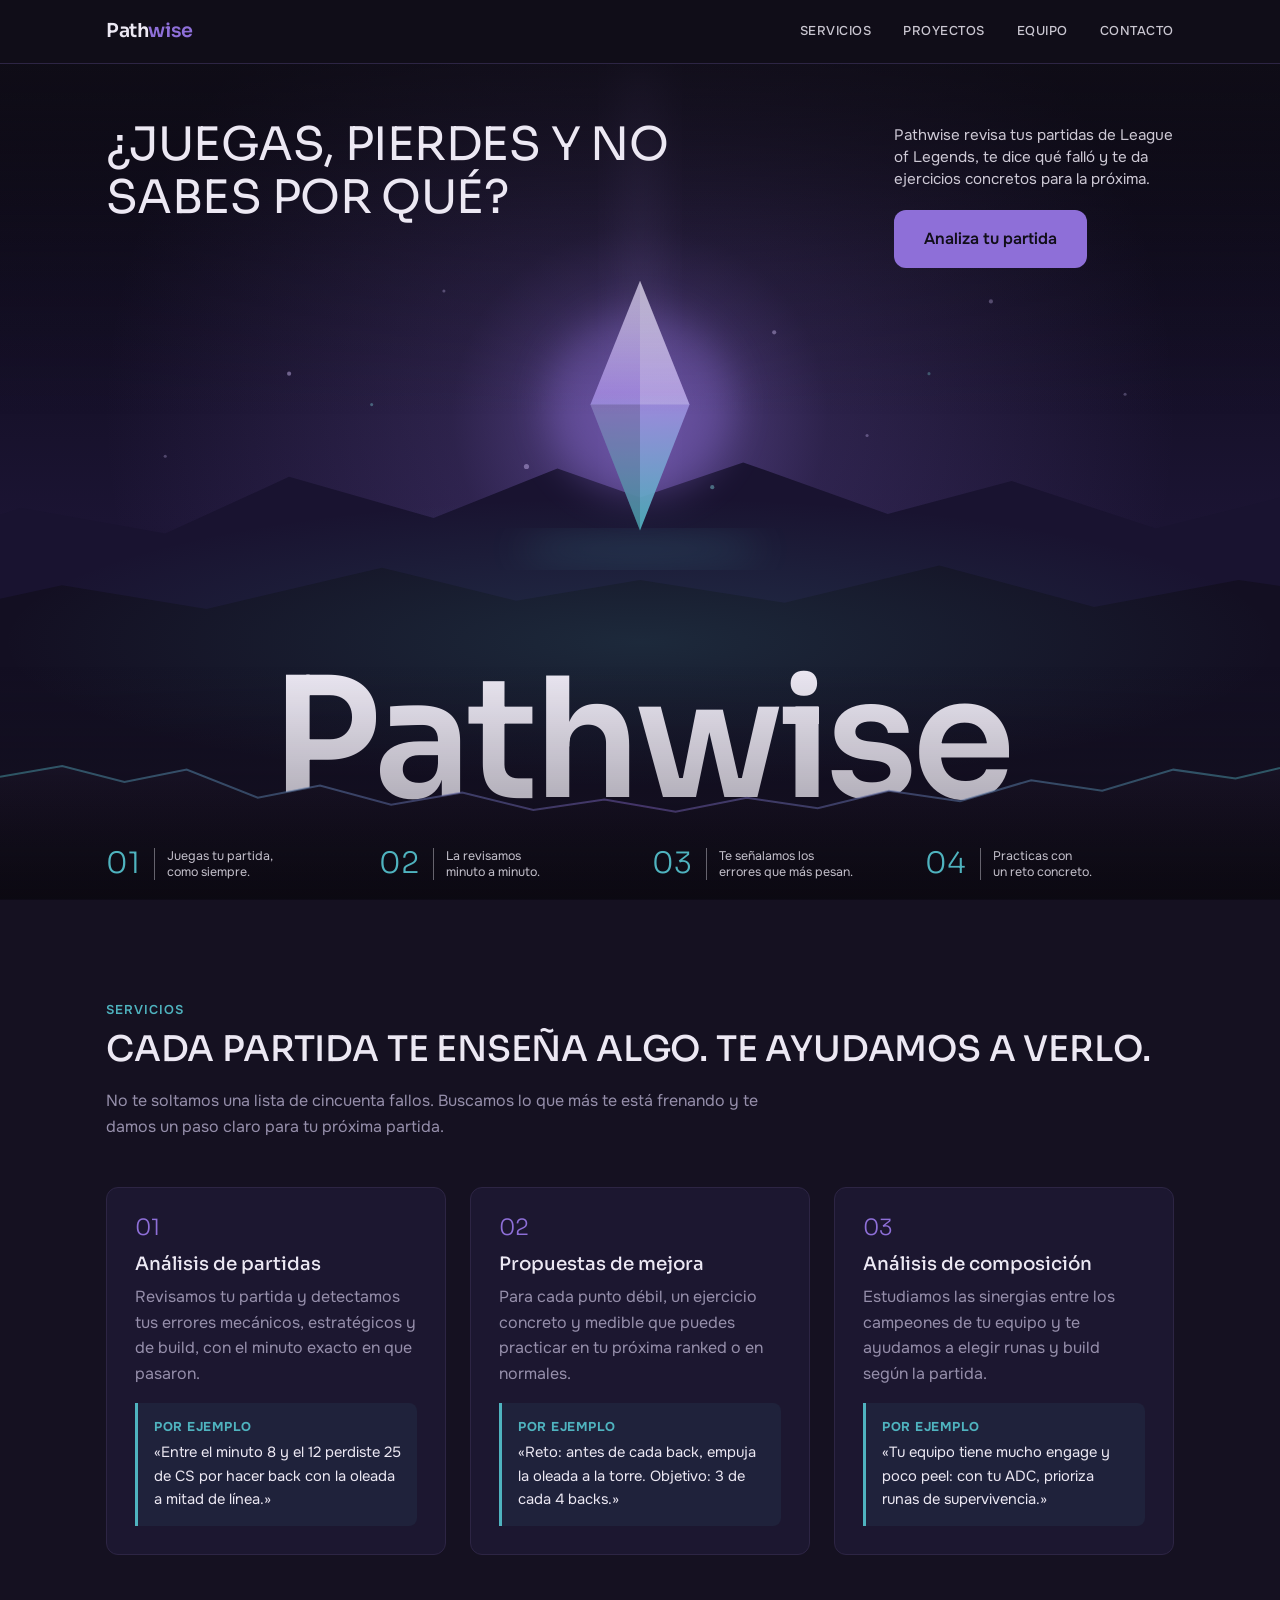
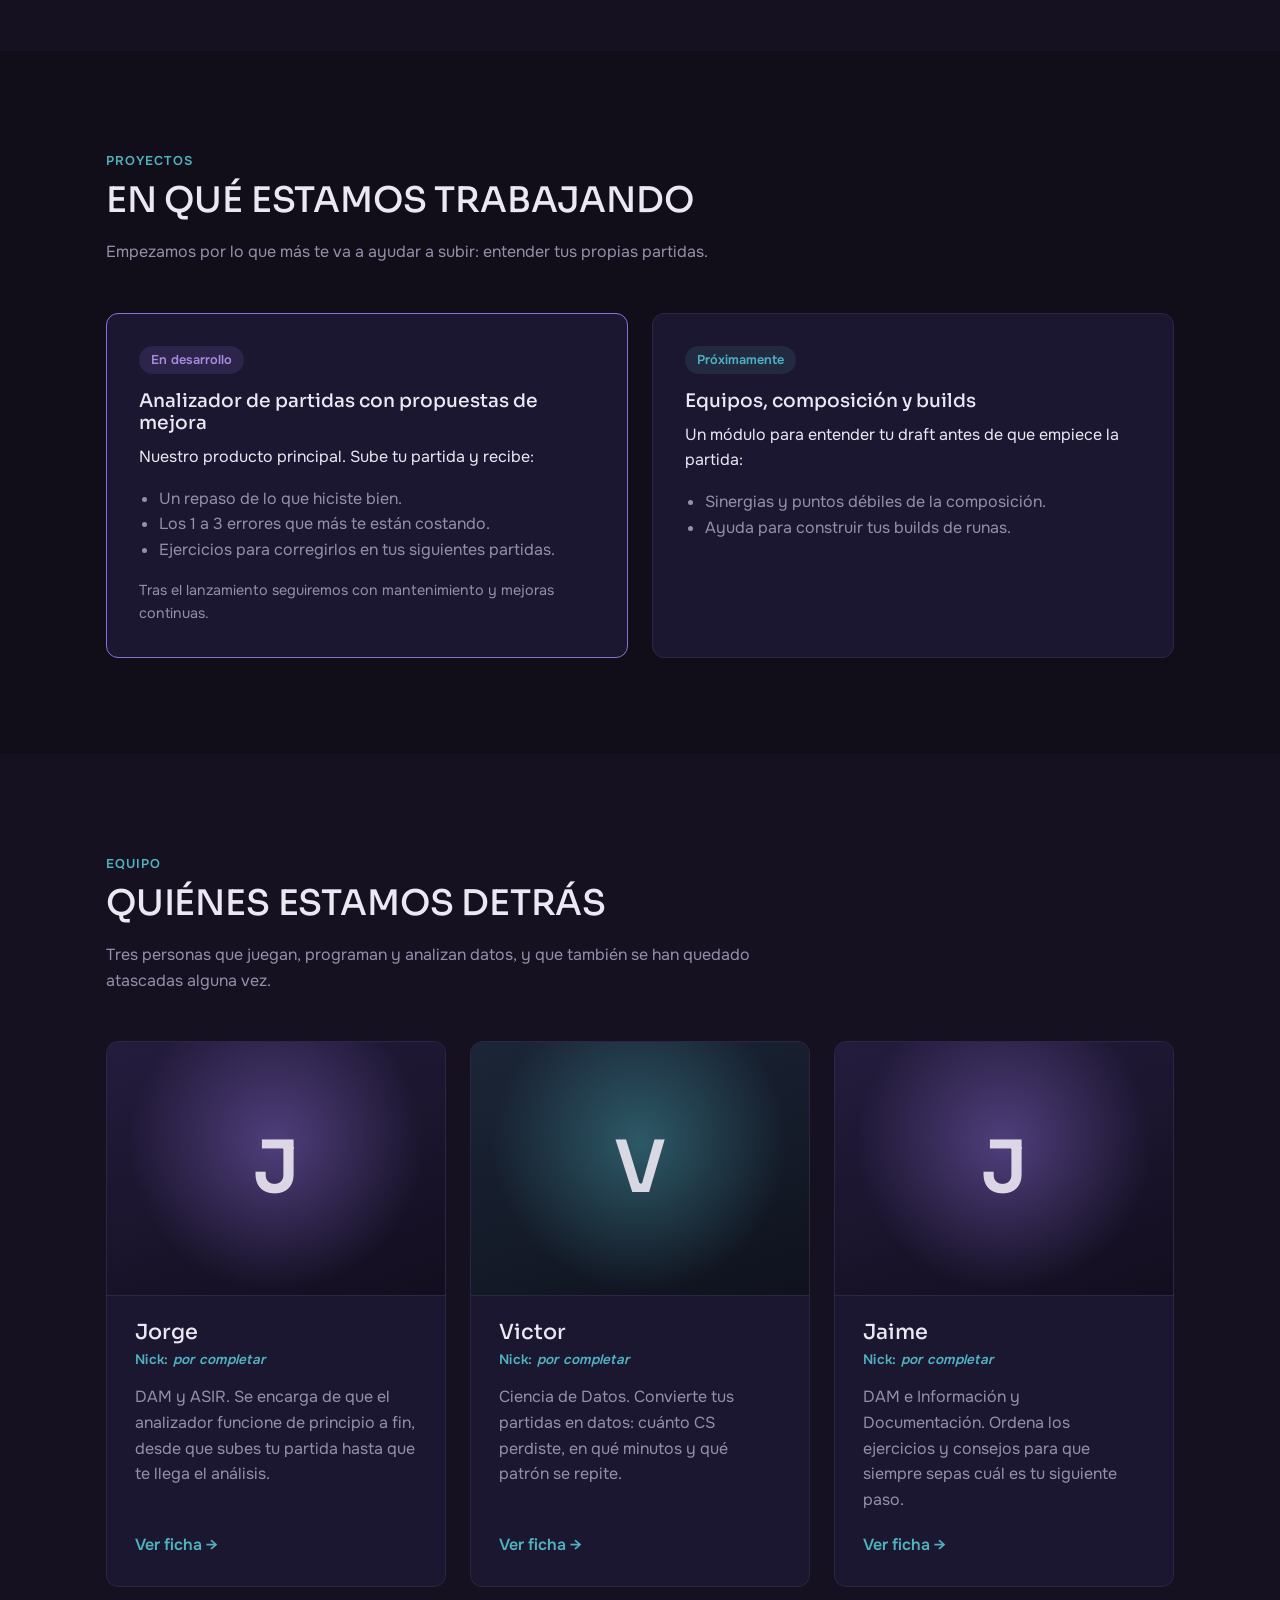
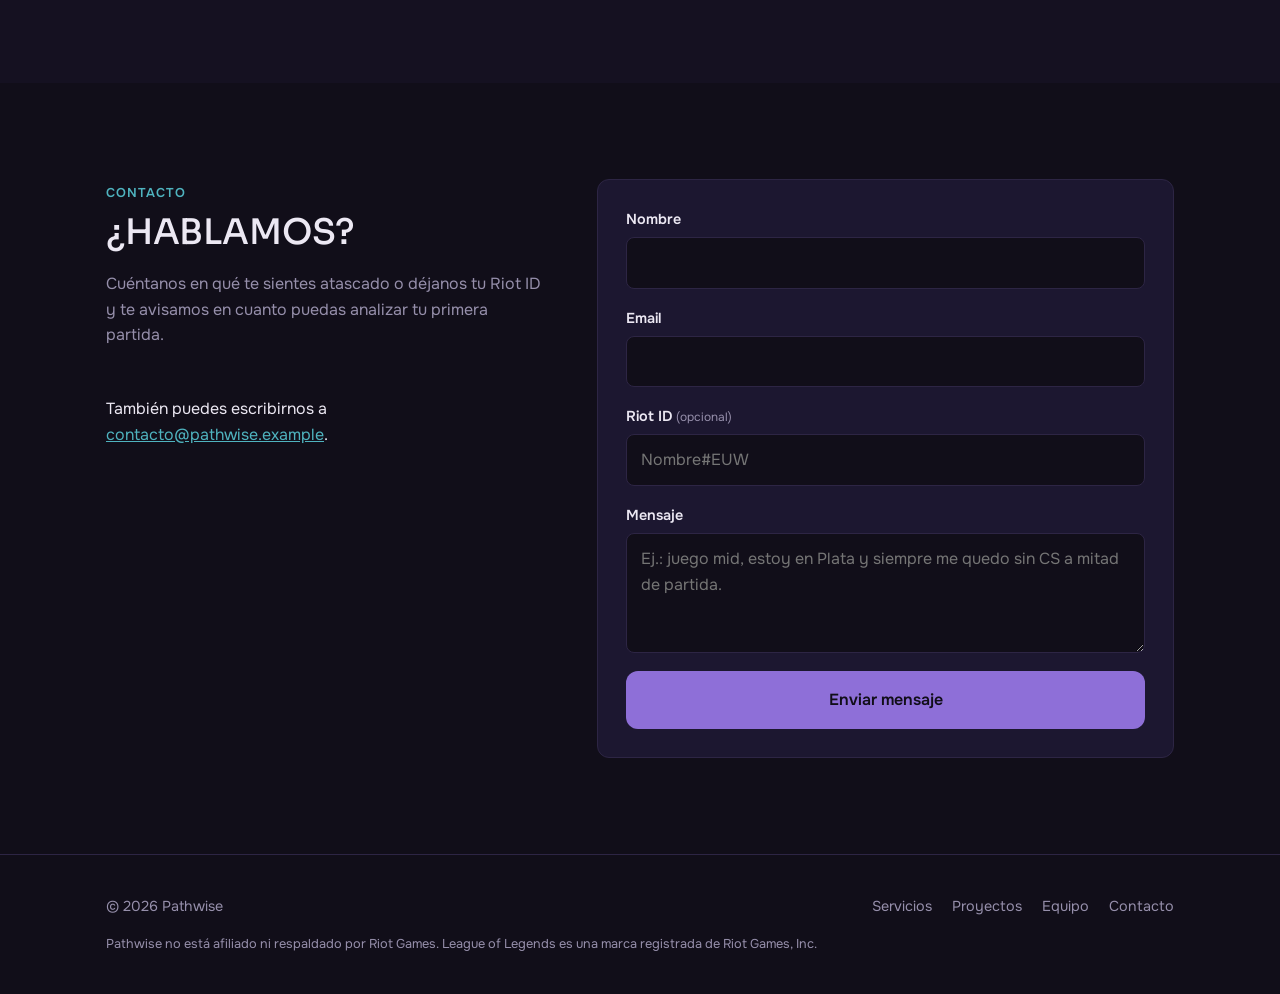
<file: index.html>
<!DOCTYPE html>
<html lang="es">
<head>
  <meta charset="UTF-8">
  <meta name="viewport" content="width=device-width, initial-scale=1.0">
  <title>Pathwise — tu coach de LoL con IA</title>
  <meta name="description" content="Pathwise revisa tus partidas de League of Legends, te dice qué falló y te da ejercicios concretos para mejorar.">
  <link rel="preconnect" href="https://fonts.googleapis.com">
  <link rel="preconnect" href="https://fonts.gstatic.com" crossorigin>
  <link href="https://fonts.googleapis.com/css2?family=Sora:wght@300..700&family=Onest:wght@400;500;600&display=swap" rel="stylesheet">
  <link rel="stylesheet" href="css/estilos.css">
  <script src="js/main.js" defer></script>
</head>
<body class="con-hero">

  <header class="nav">
    <nav class="contenedor nav__interior" aria-label="Principal">
      <a href="#inicio" class="nav__logo">Path<span>wise</span></a>
      <ul class="nav__enlaces">
        <li><a href="#servicios">Servicios</a></li>
        <li><a href="#proyectos">Proyectos</a></li>
        <li><a href="#equipo">Equipo</a></li>
        <li><a href="#contacto">Contacto</a></li>
      </ul>
    </nav>
  </header>

  <main>

    <!-- ===== Inicio ===== -->
    <section id="inicio" class="hero-cine" aria-labelledby="titulo-inicio">

      <!-- Capa 1: escena (un valle nocturno con un nexo de cristal al fondo) -->
      <div class="capa capa-escena" aria-hidden="true">
        <svg class="escena" viewBox="0 0 1440 810" preserveAspectRatio="xMidYMid slice">
          <defs>
            <linearGradient id="cielo" x1="0" y1="0" x2="0" y2="1">
              <stop offset="0" stop-color="#0A0812"/>
              <stop offset=".55" stop-color="#1B1433"/>
              <stop offset="1" stop-color="#110E19"/>
            </linearGradient>
            <radialGradient id="halo" cx="720" cy="340" r="520" gradientUnits="userSpaceOnUse">
              <stop offset="0" stop-color="#8E6FD8" stop-opacity=".55"/>
              <stop offset=".35" stop-color="#8E6FD8" stop-opacity=".18"/>
              <stop offset="1" stop-color="#8E6FD8" stop-opacity="0"/>
            </radialGradient>
            <radialGradient id="suelo">
              <stop offset="0" stop-color="#4FB3BF" stop-opacity=".16"/>
              <stop offset="1" stop-color="#4FB3BF" stop-opacity="0"/>
            </radialGradient>
            <linearGradient id="cristal" x1="0" y1="0" x2="0" y2="1">
              <stop offset="0" stop-color="#E4DAFA"/>
              <stop offset=".45" stop-color="#A58BE2"/>
              <stop offset="1" stop-color="#4FB3BF"/>
            </linearGradient>
            <filter id="desenfoque" x="-50%" y="-50%" width="200%" height="200%">
              <feGaussianBlur stdDeviation="18"/>
            </filter>
          </defs>

          <rect width="1440" height="810" fill="url(#cielo)"/>
          <rect width="1440" height="810" fill="url(#halo)"/>

          <!-- Haz de luz vertical -->
          <rect x="700" y="0" width="40" height="420" fill="#A58BE2" opacity=".12" filter="url(#desenfoque)"/>

          <!-- Cordilleras -->
          <path d="M0 470 L120 430 L260 455 L380 400 L520 440 L640 392 L720 420 L820 386 L960 436 L1080 404 L1220 450 L1340 420 L1440 446 V810 H0Z" fill="#191330"/>
          <path d="M0 540 L160 505 L300 528 L470 488 L600 520 L720 500 L860 522 L1010 486 L1160 526 L1300 500 L1440 520 V810 H0Z" fill="#130F22"/>
          <ellipse cx="720" cy="560" rx="620" ry="140" fill="url(#suelo)"/>

          <!-- Nexo de cristal -->
          <g class="escena__nexo">
            <circle cx="720" cy="330" r="90" fill="#8E6FD8" opacity=".35" filter="url(#desenfoque)"/>
            <polygon points="720,210 768,330 720,452 672,330" fill="url(#cristal)" opacity=".92"/>
            <polygon points="720,210 768,330 720,330" fill="#FFFFFF" opacity=".22"/>
            <polygon points="720,330 672,330 720,452" fill="#110E19" opacity=".18"/>
            <ellipse cx="720" cy="470" rx="120" ry="10" fill="#4FB3BF" opacity=".25" filter="url(#desenfoque)"/>
          </g>

          <!-- Motas de luz -->
          <g fill="#C9B8F0">
            <circle class="escena__mota" cx="380" cy="300" r="2" opacity=".5"/>
            <circle class="escena__mota" cx="530" cy="220" r="1.5" opacity=".4"/>
            <circle class="escena__mota" cx="610" cy="390" r="2.5" opacity=".45"/>
            <circle class="escena__mota" cx="850" cy="260" r="2" opacity=".5"/>
            <circle class="escena__mota" cx="940" cy="360" r="1.5" opacity=".35"/>
            <circle class="escena__mota" cx="1060" cy="230" r="2" opacity=".4"/>
            <circle class="escena__mota" cx="1190" cy="320" r="1.5" opacity=".3"/>
            <circle class="escena__mota" cx="260" cy="380" r="1.5" opacity=".3"/>
          </g>
          <g fill="#7FD0D8">
            <circle class="escena__mota" cx="460" cy="330" r="1.5" opacity=".4"/>
            <circle class="escena__mota" cx="790" cy="410" r="2" opacity=".45"/>
            <circle class="escena__mota" cx="1000" cy="300" r="1.5" opacity=".35"/>
          </g>
        </svg>
      </div>

      <!-- Capa 2: palabra gigante, detrás de los montes -->
      <div class="capa capa-palabra" aria-hidden="true">
        <p class="palabra"><span style="--d:0ms">P</span><span style="--d:100ms">a</span><span style="--d:270ms">t</span><span style="--d:240ms">h</span><span style="--d:200ms">w</span><span style="--d:370ms">i</span><span style="--d:150ms">s</span><span style="--d:320ms">e</span></p>
      </div>

      <!-- Capa 3: cordillera continua en primer plano, tapa el pie de la palabra -->
      <div class="capa capa-monte" aria-hidden="true">
        <svg class="monte" viewBox="0 0 1440 200" preserveAspectRatio="none">
          <defs>
            <linearGradient id="roca" x1="0" y1="0" x2="0" y2="1">
              <stop offset="0" stop-color="#1A1428"/>
              <stop offset="1" stop-color="#08060D"/>
            </linearGradient>
            <linearGradient id="borde-monte" x1="0" y1="0" x2="1" y2="0">
              <stop offset="0" stop-color="#4FB3BF"/>
              <stop offset=".5" stop-color="#8E6FD8"/>
              <stop offset="1" stop-color="#4FB3BF"/>
            </linearGradient>
          </defs>
          <path d="M0 60 L70 48 L140 66 L210 52 L290 84 L360 70 L440 92 L520 78 L600 98 L680 86 L760 100 L840 84 L920 96 L1000 76 L1080 88 L1160 64 L1240 76 L1320 52 L1390 62 L1440 50 L1440 200 L0 200Z" fill="url(#roca)"/>
          <path d="M0 60 L70 48 L140 66 L210 52 L290 84 L360 70 L440 92 L520 78 L600 98 L680 86 L760 100 L840 84 L920 96 L1000 76 L1080 88 L1160 64 L1240 76 L1320 52 L1390 62 L1440 50" fill="none" stroke="url(#borde-monte)" stroke-opacity=".55" stroke-width="2" vector-effect="non-scaling-stroke"/>
        </svg>
      </div>

      <!-- Capa 4: sombra para la legibilidad -->
      <div class="capa capa-sombra" aria-hidden="true"></div>

      <!-- Capa 5: interfaz -->
      <div class="contenedor hero-cine__ui">
        <div class="hero-cine__cabecera">
          <h1 id="titulo-inicio" class="hero-cine__titulo"><span class="desliza desliza--abajo">¿Juegas, pierdes y no sabes por qué?</span></h1>
          <div class="hero-cine__lado">
            <p class="hero-cine__subtitulo"><span class="desliza desliza--arriba">Pathwise revisa tus partidas de League of Legends, te dice qué falló y te da ejercicios concretos para la próxima.</span></p>
            <a href="#contacto" class="boton boton--principal hero-cine__cta">Analiza tu partida</a>
          </div>
        </div>

        <ol class="pasos" aria-label="Cómo funciona">
          <li class="paso"><div class="paso__fila"><span class="paso__num">01</span><span class="paso__texto">Juegas tu partida,<br>como siempre.</span></div></li>
          <li class="paso"><div class="paso__fila"><span class="paso__num">02</span><span class="paso__texto">La revisamos<br>minuto a minuto.</span></div></li>
          <li class="paso"><div class="paso__fila"><span class="paso__num">03</span><span class="paso__texto">Te señalamos los<br>errores que más pesan.</span></div></li>
          <li class="paso"><div class="paso__fila"><span class="paso__num">04</span><span class="paso__texto">Practicas con<br>un reto concreto.</span></div></li>
        </ol>
      </div>
    </section>

    <!-- ===== Servicios ===== -->
    <section id="servicios" class="seccion seccion--alterna">
      <div class="contenedor">
        <span class="etiqueta-seccion">Servicios</span>
        <h2 class="seccion__titulo">Cada partida te enseña algo. Te ayudamos a verlo.</h2>
        <p class="seccion__intro">No te soltamos una lista de cincuenta fallos. Buscamos lo que más te está frenando y te damos un paso claro para tu próxima partida.</p>

        <div class="rejilla rejilla--3">
          <article class="tarjeta">
            <div class="tarjeta__numero">01</div>
            <h3>Análisis de partidas</h3>
            <p>Revisamos tu partida y detectamos tus errores mecánicos, estratégicos y de build, con el minuto exacto en que pasaron.</p>
            <div class="ejemplo">
              <strong>Por ejemplo</strong>
              «Entre el minuto 8 y el 12 perdiste 25 de CS por hacer back con la oleada a mitad de línea.»
            </div>
          </article>

          <article class="tarjeta">
            <div class="tarjeta__numero">02</div>
            <h3>Propuestas de mejora</h3>
            <p>Para cada punto débil, un ejercicio concreto y medible que puedes practicar en tu próxima ranked o en normales.</p>
            <div class="ejemplo">
              <strong>Por ejemplo</strong>
              «Reto: antes de cada back, empuja la oleada a la torre. Objetivo: 3 de cada 4 backs.»
            </div>
          </article>

          <article class="tarjeta">
            <div class="tarjeta__numero">03</div>
            <h3>Análisis de composición</h3>
            <p>Estudiamos las sinergias entre los campeones de tu equipo y te ayudamos a elegir runas y build según la partida.</p>
            <div class="ejemplo">
              <strong>Por ejemplo</strong>
              «Tu equipo tiene mucho engage y poco peel: con tu ADC, prioriza runas de supervivencia.»
            </div>
          </article>
        </div>
      </div>
    </section>

    <!-- ===== Proyectos ===== -->
    <section id="proyectos" class="seccion">
      <div class="contenedor">
        <span class="etiqueta-seccion">Proyectos</span>
        <h2 class="seccion__titulo">En qué estamos trabajando</h2>
        <p class="seccion__intro">Empezamos por lo que más te va a ayudar a subir: entender tus propias partidas.</p>

        <div class="rejilla rejilla--2">
          <article class="proyecto proyecto--destacado">
            <span class="estado estado--desarrollo">En desarrollo</span>
            <h3>Analizador de partidas con propuestas de mejora</h3>
            <p>Nuestro producto principal. Sube tu partida y recibe:</p>
            <ul>
              <li>Un repaso de lo que hiciste bien.</li>
              <li>Los 1 a 3 errores que más te están costando.</li>
              <li>Ejercicios para corregirlos en tus siguientes partidas.</li>
            </ul>
            <p class="proyecto__nota">Tras el lanzamiento seguiremos con mantenimiento y mejoras continuas.</p>
          </article>

          <article class="proyecto">
            <span class="estado estado--proximo">Próximamente</span>
            <h3>Equipos, composición y builds</h3>
            <p>Un módulo para entender tu draft antes de que empiece la partida:</p>
            <ul>
              <li>Sinergias y puntos débiles de la composición.</li>
              <li>Ayuda para construir tus builds de runas.</li>
            </ul>
          </article>
        </div>
      </div>
    </section>

    <!-- ===== Equipo ===== -->
    <section id="equipo" class="seccion seccion--alterna">
      <div class="contenedor">
        <span class="etiqueta-seccion">Equipo</span>
        <h2 class="seccion__titulo">Quiénes estamos detrás</h2>
        <p class="seccion__intro">Tres personas que juegan, programan y analizan datos, y que también se han quedado atascadas alguna vez.</p>

        <div class="rejilla rejilla--3">
          <!-- Cada tarjeta: 1) foto, 2) nombre + nick de LoL, 3) descripción.
               Para poner la foto real, sustituye el <span> de .miembro__foto por:
               <img src="img/equipo/jorge.jpg" alt="Foto de Jorge"> -->
          <article class="miembro">
            <div class="miembro__foto">
              <span class="miembro__inicial" aria-hidden="true">J</span>
            </div>
            <div class="miembro__cuerpo">
              <h3 class="miembro__nombre">Jorge</h3>
              <!-- TODO: nick de LoL -->
              <p class="miembro__nick">Nick: <span class="pendiente">por completar</span></p>
              <p class="miembro__descripcion">DAM y ASIR. Se encarga de que el analizador funcione de principio a fin, desde que subes tu partida hasta que te llega el análisis.</p>
              <a href="equipo/jorge.html" class="enlace-ficha">Ver ficha →</a>
            </div>
          </article>

          <article class="miembro">
            <div class="miembro__foto miembro__foto--acento">
              <span class="miembro__inicial" aria-hidden="true">V</span>
            </div>
            <div class="miembro__cuerpo">
              <h3 class="miembro__nombre">Victor</h3>
              <!-- TODO: nick de LoL -->
              <p class="miembro__nick">Nick: <span class="pendiente">por completar</span></p>
              <p class="miembro__descripcion">Ciencia de Datos. Convierte tus partidas en datos: cuánto CS perdiste, en qué minutos y qué patrón se repite.</p>
              <a href="equipo/victor.html" class="enlace-ficha">Ver ficha →</a>
            </div>
          </article>

          <article class="miembro">
            <div class="miembro__foto">
              <span class="miembro__inicial" aria-hidden="true">J</span>
            </div>
            <div class="miembro__cuerpo">
              <h3 class="miembro__nombre">Jaime</h3>
              <!-- TODO: nick de LoL -->
              <p class="miembro__nick">Nick: <span class="pendiente">por completar</span></p>
              <p class="miembro__descripcion">DAM e Información y Documentación. Ordena los ejercicios y consejos para que siempre sepas cuál es tu siguiente paso.</p>
              <a href="equipo/jaime.html" class="enlace-ficha">Ver ficha →</a>
            </div>
          </article>
        </div>
      </div>
    </section>

    <!-- ===== Contacto ===== -->
    <section id="contacto" class="seccion">
      <div class="contenedor contacto">
        <div>
          <span class="etiqueta-seccion">Contacto</span>
          <h2 class="seccion__titulo">¿Hablamos?</h2>
          <p class="seccion__intro">Cuéntanos en qué te sientes atascado o déjanos tu Riot ID y te avisamos en cuanto puedas analizar tu primera partida.</p>
          <!-- TODO: sustituir por el email real de Pathwise -->
          <p>También puedes escribirnos a <a href="mailto:contacto@pathwise.example">contacto@pathwise.example</a>.</p>
        </div>

        <!-- Sin backend: el formulario abre el cliente de correo. TODO: cambiar el email -->
        <form class="formulario" action="mailto:contacto@pathwise.example" method="post" enctype="text/plain">
          <div class="campo">
            <label for="nombre">Nombre</label>
            <input type="text" id="nombre" name="nombre" autocomplete="name" required>
            <span class="campo__error">Dinos cómo te llamas.</span>
          </div>

          <div class="campo">
            <label for="email">Email</label>
            <input type="email" id="email" name="email" autocomplete="email" required>
            <span class="campo__error">Revisa el email, parece que le falta algo.</span>
          </div>

          <div class="campo">
            <label for="riot-id">Riot ID <small>(opcional)</small></label>
            <input type="text" id="riot-id" name="riot_id" placeholder="Nombre#EUW">
          </div>

          <div class="campo">
            <label for="mensaje">Mensaje</label>
            <textarea id="mensaje" name="mensaje" placeholder="Ej.: juego mid, estoy en Plata y siempre me quedo sin CS a mitad de partida." required></textarea>
            <span class="campo__error">Escríbenos aunque sea una línea.</span>
          </div>

          <button type="submit" class="boton boton--principal">Enviar mensaje</button>
        </form>
      </div>
    </section>

  </main>

  <footer class="pie">
    <div class="contenedor pie__interior">
      <span>© 2026 Pathwise</span>
      <ul class="pie__enlaces">
        <li><a href="#servicios">Servicios</a></li>
        <li><a href="#proyectos">Proyectos</a></li>
        <li><a href="#equipo">Equipo</a></li>
        <li><a href="#contacto">Contacto</a></li>
      </ul>
      <p class="pie__aviso">Pathwise no está afiliado ni respaldado por Riot Games. League of Legends es una marca registrada de Riot Games, Inc.</p>
    </div>
  </footer>

</body>
</html>
</file>
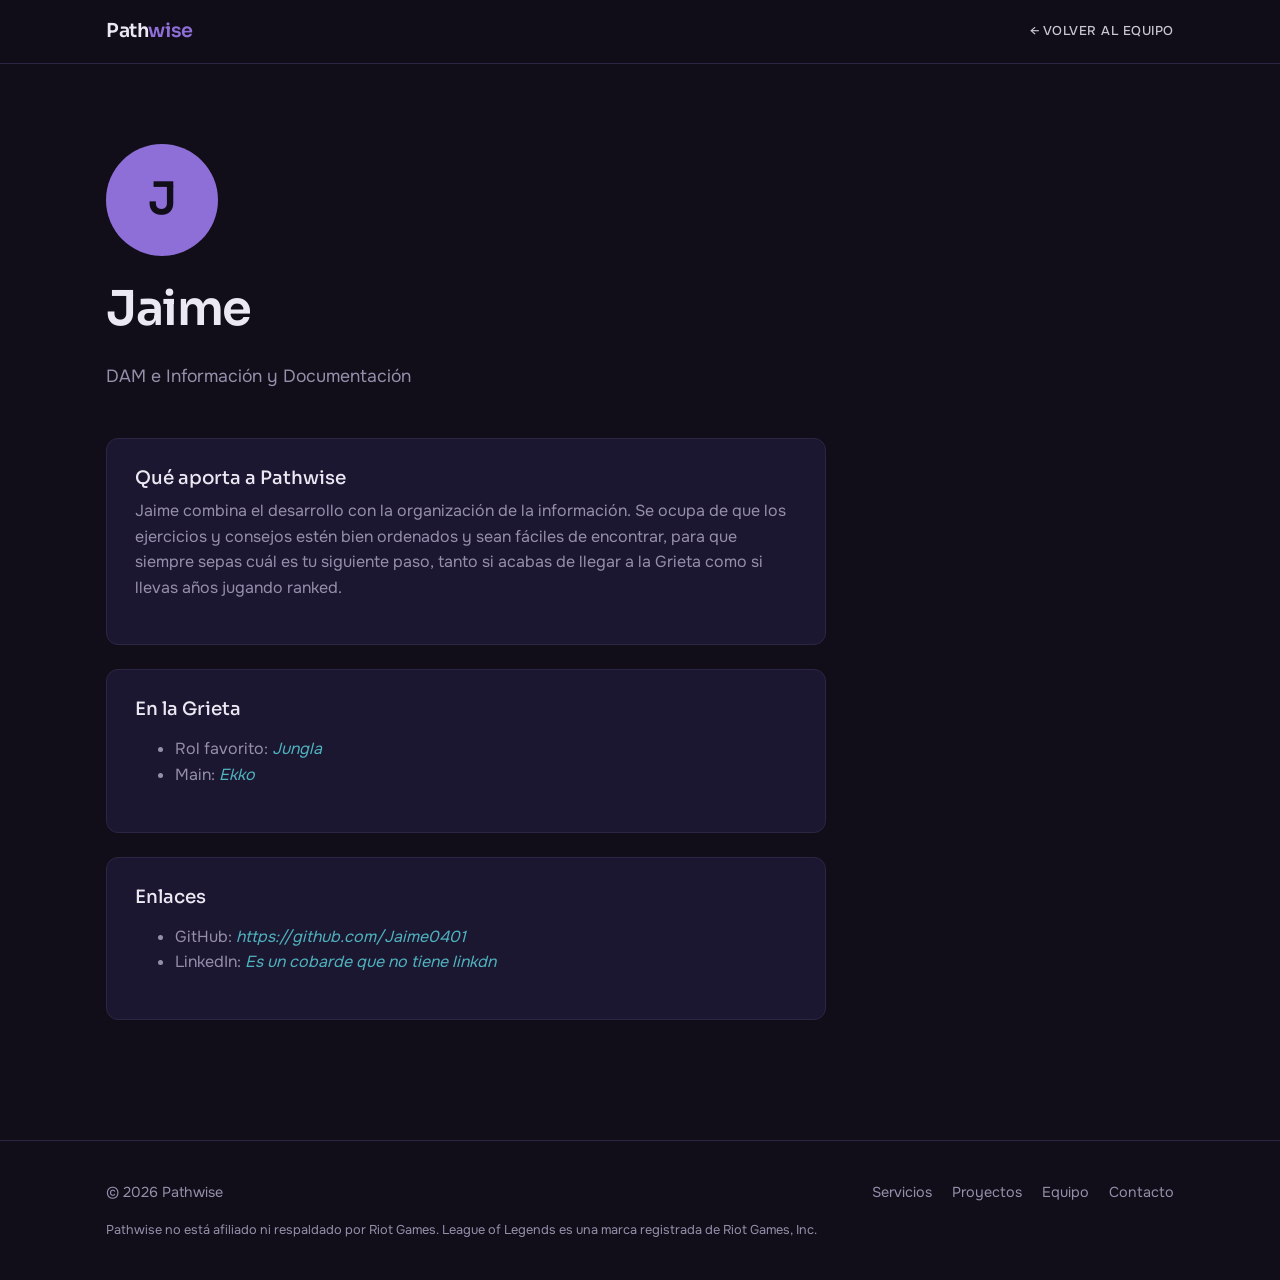
<file: equipo/jaime.html>
<!DOCTYPE html>
<html lang="es">
<head>
  <meta charset="UTF-8">
  <meta name="viewport" content="width=device-width, initial-scale=1.0">
  <title>Jaime — Equipo Pathwise</title>
  <meta name="description" content="Jaime, del equipo de Pathwise: desarrollo y organización del contenido de mejora.">
  <link rel="preconnect" href="https://fonts.googleapis.com">
  <link rel="preconnect" href="https://fonts.gstatic.com" crossorigin>
  <link href="https://fonts.googleapis.com/css2?family=Sora:wght@300..700&family=Onest:wght@400;500;600&display=swap" rel="stylesheet">
  <link rel="stylesheet" href="../css/estilos.css">
</head>
<body>

  <header class="nav">
    <nav class="contenedor nav__interior" aria-label="Principal">
      <a href="../index.html" class="nav__logo">Path<span>wise</span></a>
      <a href="../index.html#equipo" class="nav__volver">← Volver al equipo</a>
    </nav>
  </header>

  <main class="ficha">
    <div class="contenedor">
      <div class="ficha__cabecera">
        <div class="avatar avatar--grande" aria-hidden="true">J</div>
        <h1 class="ficha__nombre">Jaime</h1>
        <p class="ficha__formacion">DAM e Información y Documentación</p>
      </div>

      <section class="ficha__bloque">
        <h2>Qué aporta a Pathwise</h2>
        <p>Jaime combina el desarrollo con la organización de la información. Se ocupa de que los ejercicios y consejos estén bien ordenados y sean fáciles de encontrar, para que siempre sepas cuál es tu siguiente paso, tanto si acabas de llegar a la Grieta como si llevas años jugando ranked.</p>
      </section>

      <section class="ficha__bloque">
        <h2>En la Grieta</h2>
        <ul>
          <!-- TODO: Jaime, completa con tus datos -->
          <li>Rol favorito: <span class="pendiente">Jungla</span></li>
          <li>Main: <span class="pendiente">Ekko</span></li>
        </ul>
      </section>

      <section class="ficha__bloque">
        <h2>Enlaces</h2>
        <ul>
          <!-- TODO: añadir enlaces reales -->
          <li>GitHub: <span class="pendiente">https://github.com/Jaime0401</span></li>
          <li>LinkedIn: <span class="pendiente">Es un cobarde que no tiene linkdn</span></li>
        </ul>
      </section>
    </div>
  </main>

  <footer class="pie">
    <div class="contenedor pie__interior">
      <span>© 2026 Pathwise</span>
      <ul class="pie__enlaces">
        <li><a href="../index.html#servicios">Servicios</a></li>
        <li><a href="../index.html#proyectos">Proyectos</a></li>
        <li><a href="../index.html#equipo">Equipo</a></li>
        <li><a href="../index.html#contacto">Contacto</a></li>
      </ul>
      <p class="pie__aviso">Pathwise no está afiliado ni respaldado por Riot Games. League of Legends es una marca registrada de Riot Games, Inc.</p>
    </div>
  </footer>

</body>
</html>
</file>
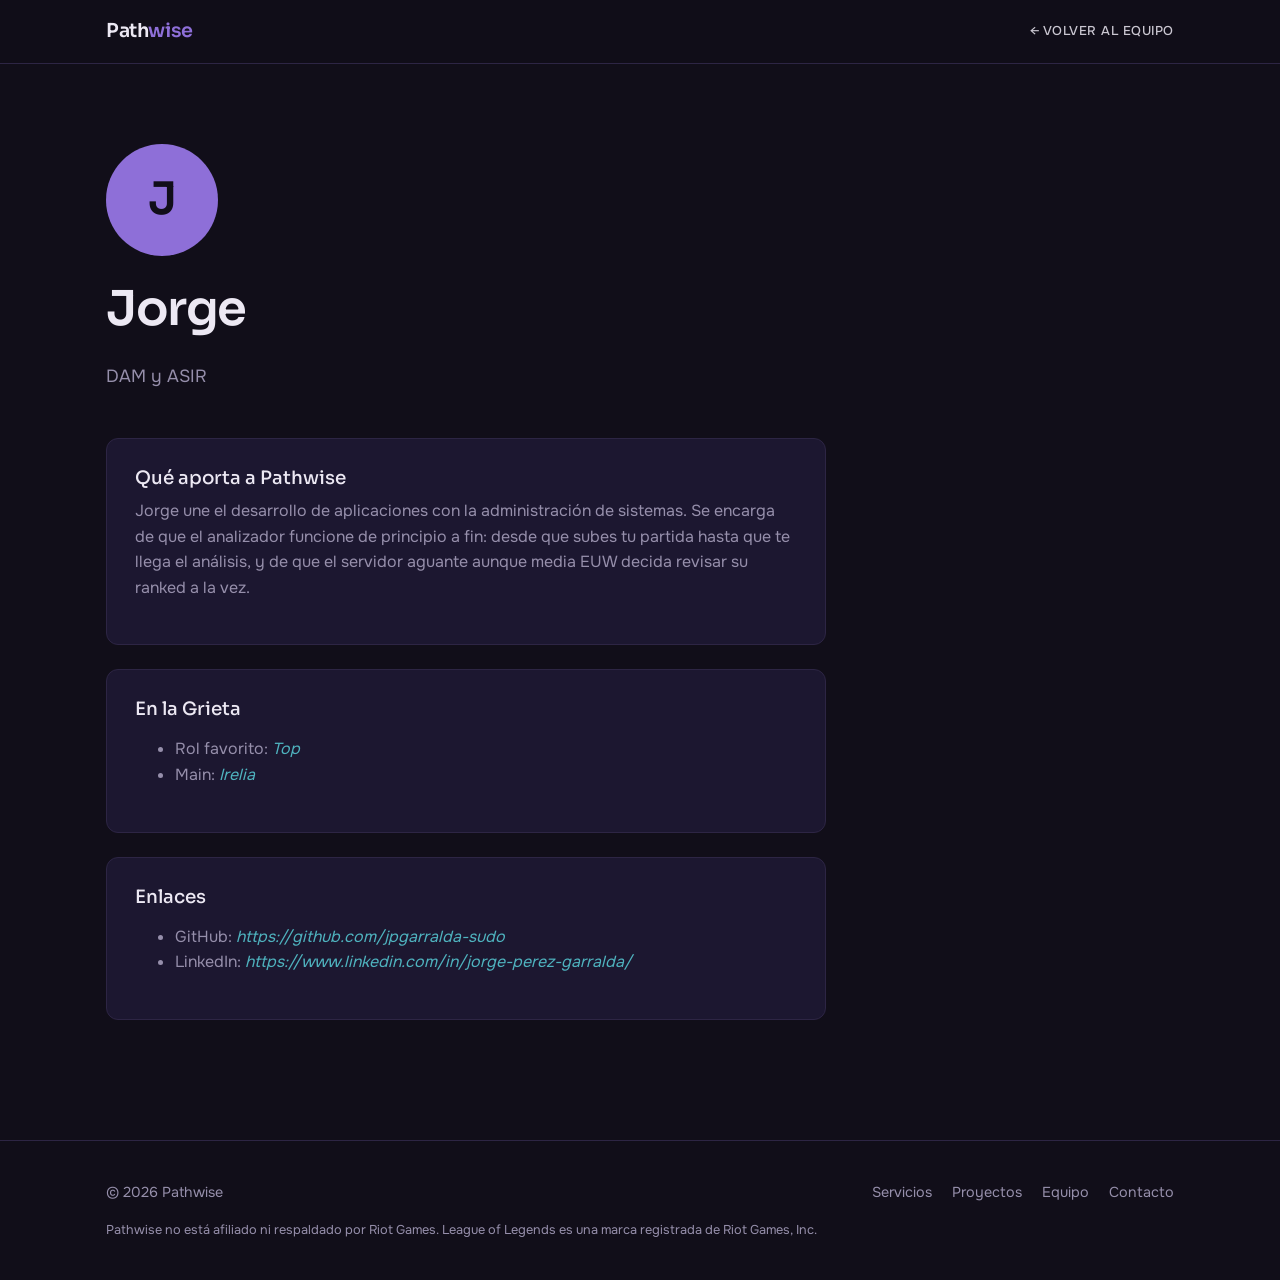
<file: equipo/jorge.html>
<!DOCTYPE html>
<html lang="es">
<head>
  <meta charset="UTF-8">
  <meta name="viewport" content="width=device-width, initial-scale=1.0">
  <title>Jorge — Equipo Pathwise</title>
  <meta name="description" content="Jorge, del equipo de Pathwise: desarrollo de aplicaciones e infraestructura.">
  <link rel="preconnect" href="https://fonts.googleapis.com">
  <link rel="preconnect" href="https://fonts.gstatic.com" crossorigin>
  <link href="https://fonts.googleapis.com/css2?family=Sora:wght@300..700&family=Onest:wght@400;500;600&display=swap" rel="stylesheet">
  <link rel="stylesheet" href="../css/estilos.css">
</head>
<body>

  <header class="nav">
    <nav class="contenedor nav__interior" aria-label="Principal">
      <a href="../index.html" class="nav__logo">Path<span>wise</span></a>
      <a href="../index.html#equipo" class="nav__volver">← Volver al equipo</a>
    </nav>
  </header>

  <main class="ficha">
    <div class="contenedor">
      <div class="ficha__cabecera">
        <div class="avatar avatar--grande" aria-hidden="true">J</div>
        <h1 class="ficha__nombre">Jorge</h1>
        <p class="ficha__formacion">DAM y ASIR</p>
      </div>

      <section class="ficha__bloque">
        <h2>Qué aporta a Pathwise</h2>
        <p>Jorge une el desarrollo de aplicaciones con la administración de sistemas. Se encarga de que el analizador funcione de principio a fin: desde que subes tu partida hasta que te llega el análisis, y de que el servidor aguante aunque media EUW decida revisar su ranked a la vez.</p>
      </section>

      <section class="ficha__bloque">
        <h2>En la Grieta</h2>
        <ul>
          <!-- TODO: Jorge, completa con tus datos -->
          <li>Rol favorito: <span class="pendiente">Top</span></li>
          <li>Main: <span class="pendiente">Irelia</span></li>
        </ul>
      </section>

      <section class="ficha__bloque">
        <h2>Enlaces</h2>
        <ul>
          <!-- TODO: añadir enlaces reales -->
          <li>GitHub: <span class="pendiente">https://github.com/jpgarralda-sudo</span></li>
          <li>LinkedIn: <span class="pendiente">https://www.linkedin.com/in/jorge-perez-garralda/</span></li>
        </ul>
      </section>
    </div>
  </main>

  <footer class="pie">
    <div class="contenedor pie__interior">
      <span>© 2026 Pathwise</span>
      <ul class="pie__enlaces">
        <li><a href="../index.html#servicios">Servicios</a></li>
        <li><a href="../index.html#proyectos">Proyectos</a></li>
        <li><a href="../index.html#equipo">Equipo</a></li>
        <li><a href="../index.html#contacto">Contacto</a></li>
      </ul>
      <p class="pie__aviso">Pathwise no está afiliado ni respaldado por Riot Games. League of Legends es una marca registrada de Riot Games, Inc.</p>
    </div>
  </footer>

</body>
</html>
</file>
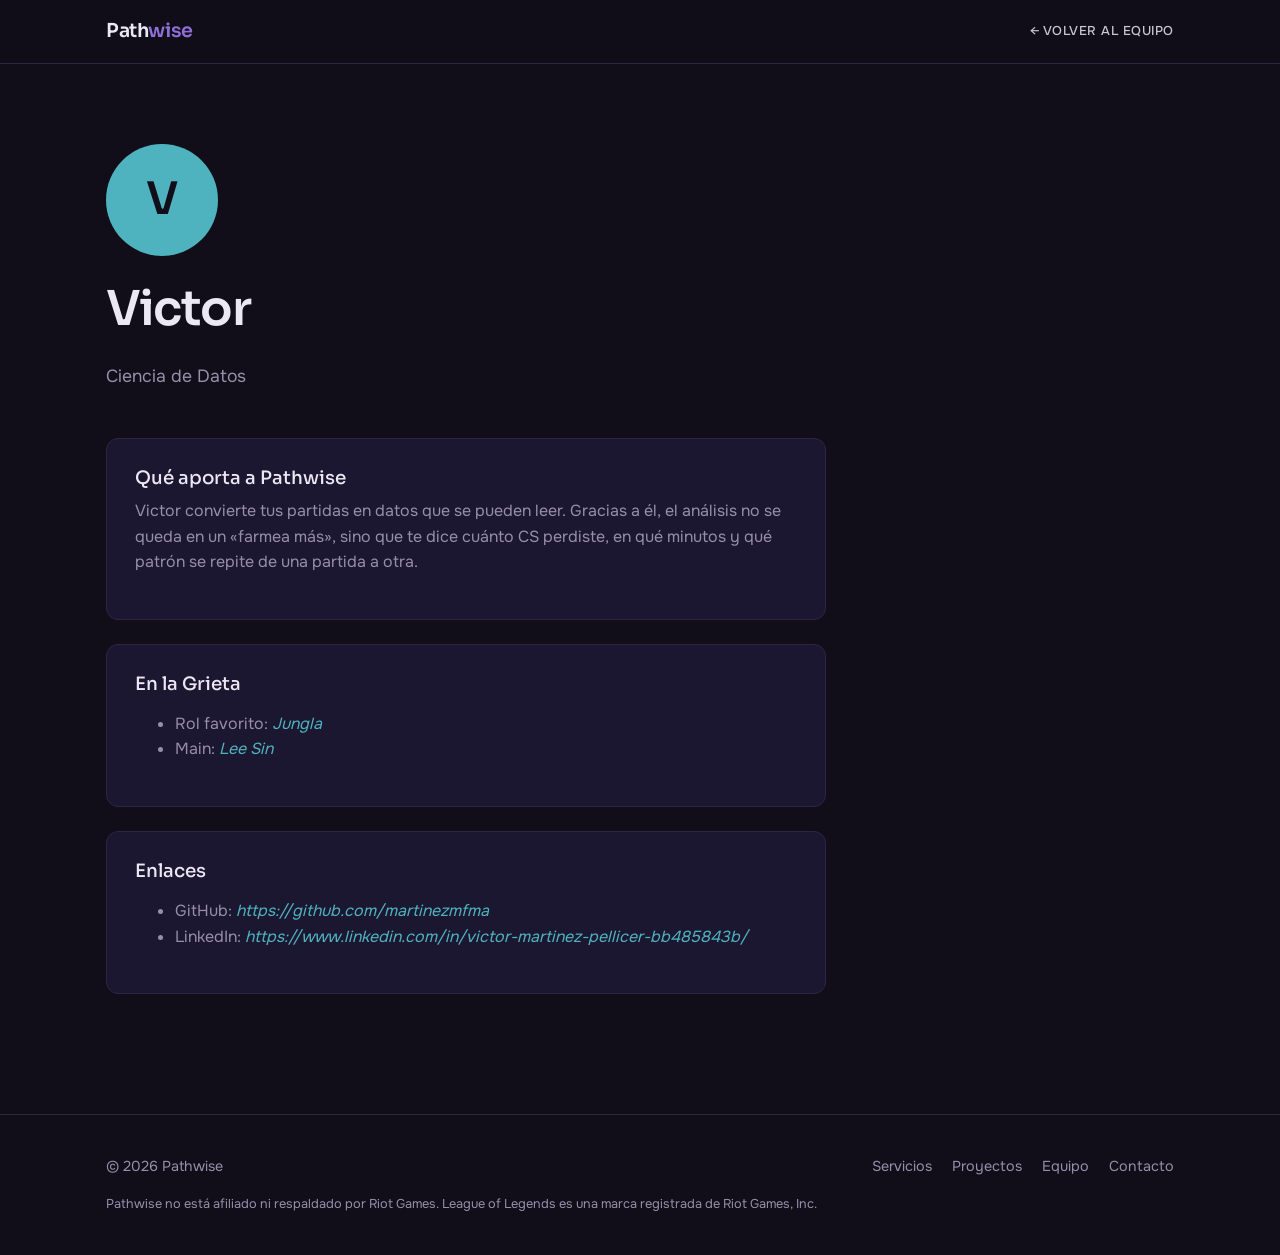
<file: equipo/victor.html>
<!DOCTYPE html>
<html lang="es">
<head>
  <meta charset="UTF-8">
  <meta name="viewport" content="width=device-width, initial-scale=1.0">
  <title>Victor — Equipo Pathwise</title>
  <meta name="description" content="Victor, del equipo de Pathwise: ciencia de datos aplicada al análisis de partidas.">
  <link rel="preconnect" href="https://fonts.googleapis.com">
  <link rel="preconnect" href="https://fonts.gstatic.com" crossorigin>
  <link href="https://fonts.googleapis.com/css2?family=Sora:wght@300..700&family=Onest:wght@400;500;600&display=swap" rel="stylesheet">
  <link rel="stylesheet" href="../css/estilos.css">
</head>
<body>

  <header class="nav">
    <nav class="contenedor nav__interior" aria-label="Principal">
      <a href="../index.html" class="nav__logo">Path<span>wise</span></a>
      <a href="../index.html#equipo" class="nav__volver">← Volver al equipo</a>
    </nav>
  </header>

  <main class="ficha">
    <div class="contenedor">
      <div class="ficha__cabecera">
        <div class="avatar avatar--acento avatar--grande" aria-hidden="true">V</div>
        <h1 class="ficha__nombre">Victor</h1>
        <p class="ficha__formacion">Ciencia de Datos</p>
      </div>

      <section class="ficha__bloque">
        <h2>Qué aporta a Pathwise</h2>
        <p>Victor convierte tus partidas en datos que se pueden leer. Gracias a él, el análisis no se queda en un «farmea más», sino que te dice cuánto CS perdiste, en qué minutos y qué patrón se repite de una partida a otra.</p>
      </section>

      <section class="ficha__bloque">
        <h2>En la Grieta</h2>
        <ul>
          <!-- TODO: Victor, completa con tus datos -->
          <li>Rol favorito: <span class="pendiente">Jungla</span></li>
          <li>Main: <span class="pendiente">Lee Sin</span></li>
        </ul>
      </section>

      <section class="ficha__bloque">
        <h2>Enlaces</h2>
        <ul>
          <!-- TODO: añadir enlaces reales -->
          <li>GitHub: <span class="pendiente">https://github.com/martinezmfma</span></li>
          <li>LinkedIn: <span class="pendiente">https://www.linkedin.com/in/victor-martinez-pellicer-bb485843b/</span></li>
        </ul>
      </section>
    </div>
  </main>

  <footer class="pie">
    <div class="contenedor pie__interior">
      <span>© 2026 Pathwise</span>
      <ul class="pie__enlaces">
        <li><a href="../index.html#servicios">Servicios</a></li>
        <li><a href="../index.html#proyectos">Proyectos</a></li>
        <li><a href="../index.html#equipo">Equipo</a></li>
        <li><a href="../index.html#contacto">Contacto</a></li>
      </ul>
      <p class="pie__aviso">Pathwise no está afiliado ni respaldado por Riot Games. League of Legends es una marca registrada de Riot Games, Inc.</p>
    </div>
  </footer>

</body>
</html>
</file>
<file: css/estilos.css>
/* ==========================================================
   Pathwise — estilos
   Paleta violeta + turquesa: oscuro, cercano pero técnico, tranquilo.
   Sin rojos intensos ni neones.
   ========================================================== */

:root {
  --fondo: #110E19;
  --superficie: #1C1730;
  --principal: #8E6FD8;
  --principal-hover: #A58BE2;
  --acento: #4FB3BF;
  --texto: #ECE8F3;
  --texto-sec: #968FAB;
  --error: #E07A6F;

  --borde: #2D2544;
  --fondo-alterno: #151121;
  --radio: 12px;
  --ancho-max: 1100px;
  --alto-nav: 64px;

  --fuente: "Onest", system-ui, -apple-system, "Segoe UI", Roboto, sans-serif;
  --fuente-display: "Sora", "Onest", system-ui, sans-serif;

  /* Curvas de animación */
  --qout: cubic-bezier(.25, 1, .5, 1);
  --cout: cubic-bezier(.33, 1, .68, 1);
  --cin: cubic-bezier(.32, 0, .67, 0);
  --ease-out: cubic-bezier(.16, 1, .3, 1);
}

/* ---------- Base ---------- */
*,
*::before,
*::after {
  box-sizing: border-box;
}

html {
  scroll-behavior: smooth;
}

body {
  margin: 0;
  background: var(--fondo);
  color: var(--texto);
  font-family: var(--fuente);
  font-size: 1rem;
  line-height: 1.6;
  -webkit-font-smoothing: antialiased;
  overflow-x: hidden;
}

h1, h2, h3 {
  font-family: var(--fuente-display);
  font-stretch: 105%;
  font-weight: 500;
  line-height: 1.2;
  margin: 0 0 0.5em;
}

p {
  margin: 0 0 1em;
}

a {
  color: var(--acento);
}

a:focus-visible,
button:focus-visible,
input:focus-visible,
textarea:focus-visible {
  outline: 2px solid var(--acento);
  outline-offset: 3px;
}

.contenedor {
  width: 100%;
  max-width: var(--ancho-max);
  margin: 0 auto;
  padding: 0 16px;
}

.seccion {
  padding: 96px 0;
  scroll-margin-top: var(--alto-nav);
}

.seccion--alterna {
  background: var(--fondo-alterno);
}

.seccion__titulo {
  font-size: clamp(1.6rem, 4vw, 2.2rem);
  text-transform: uppercase;
  font-stretch: 95%;
  letter-spacing: -0.005em;
}

.seccion__intro {
  color: var(--texto-sec);
  max-width: 60ch;
  margin-bottom: 48px;
}

.etiqueta-seccion {
  display: inline-block;
  color: var(--acento);
  font-size: 0.8rem;
  font-weight: 600;
  letter-spacing: 0.08em;
  text-transform: uppercase;
  margin-bottom: 8px;
}

/* ---------- Navegación ---------- */
.nav {
  position: sticky;
  top: 0;
  z-index: 20;
  height: var(--alto-nav);
  background: rgba(17, 14, 25, 0.88);
  backdrop-filter: blur(8px);
  border-bottom: 1px solid var(--borde);
}

.nav__interior {
  height: 100%;
  display: flex;
  align-items: center;
  justify-content: space-between;
  gap: 16px;
}

.nav__logo {
  font-family: var(--fuente-display);
  font-stretch: 125%;
  font-weight: 600;
  font-size: 1.2rem;
  letter-spacing: -0.02em;
  color: var(--texto);
  text-decoration: none;
}

.nav__logo span {
  color: var(--principal);
}

.nav__enlaces {
  display: flex;
  gap: 32px;
  list-style: none;
  margin: 0;
  padding: 0;
}

/* Cada li es la máscara de la entrada del enlace */
.nav__enlaces li {
  overflow: hidden;
}

.nav__enlaces a,
.nav__volver {
  display: inline-block;
  padding: 6px 0;
  color: var(--texto);
  opacity: 0.85;
  text-decoration: none;
  font-size: 0.8rem;
  font-weight: 500;
  letter-spacing: 0.04em;
  text-transform: uppercase;
  transition: opacity 0.3s;
}

.nav__enlaces a:hover,
.nav__volver:hover {
  opacity: 0.6;
}

/* ==========================================================
   Hero cinemático
   Capas de atrás adelante: escena → palabra gigante → montes → sombra → UI.
   Cada capa tiene un "envoltorio" que se mueve con el scroll (--p, 0 a 1,
   lo pone main.js) y un hijo que lleva la animación de entrada.
   ========================================================== */
.hero-cine {
  --p: 0;
  position: relative;
  height: calc(100svh - var(--alto-nav));
  min-height: 560px;
  overflow: hidden;
  isolation: isolate;
  background: var(--fondo);
}

.capa {
  position: absolute;
  inset: 0;
  pointer-events: none;
}

/* Escena de fondo */
.capa-escena {
  transform: scale(calc(1 + var(--p) * 0.12)) translateY(calc(var(--p) * -3%));
  transform-origin: 50% 40%;
}

.escena {
  width: 100%;
  height: 100%;
  display: block;
  transform-origin: 50% 45%;
  animation: zoom-escena 1350ms var(--qout) both;
}

.escena__mota {
  animation: flotar 7s ease-in-out infinite alternate;
}

.escena__mota:nth-child(2n) { animation-duration: 9s; animation-delay: -2s; }
.escena__mota:nth-child(3n) { animation-duration: 11s; animation-delay: -4s; }

.escena__nexo {
  transform-origin: 720px 330px;
  animation: latido 5s ease-in-out infinite alternate;
}

/* Palabra gigante, detrás de los montes */
.capa-palabra {
  transform: translateY(calc(var(--p) * 45%));
}

.palabra {
  position: absolute;
  left: 0;
  right: 0;
  bottom: 84px;
  margin: 0;
  text-align: center;
  font-family: var(--fuente-display);
  font-stretch: 125%;
  font-weight: 600;
  /* Depende del ancho y del alto: en pantallas anchas y bajas no se come el hero */
  font-size: min(13vw, 24svh);
  line-height: 0.9;
  letter-spacing: -0.035em;
  color: var(--texto);
  white-space: nowrap;
  user-select: none;
}

.palabra span {
  display: inline-block;
  animation: letra 450ms var(--cout) both;
  animation-delay: calc(630ms + var(--d, 0ms));
}

/* Cordillera continua en primer plano */
.capa-monte {
  top: auto;
  height: 21%;
  transform: translateY(calc(var(--p) * 60%));
}

.monte {
  width: 100%;
  height: 100%;
  display: block;
  animation: monte-sube 1700ms var(--qout) both;
}

/* Sombra para que se lea el texto */
.capa-sombra {
  background: linear-gradient(
    to bottom,
    rgba(17, 14, 25, 0.75) 0%,
    rgba(17, 14, 25, 0.2) 24%,
    rgba(17, 14, 25, 0) 42%,
    rgba(17, 14, 25, 0) 72%,
    rgba(17, 14, 25, 0.45) 100%
  );
}

/* UI del hero */
.hero-cine__ui {
  position: relative;
  z-index: 5;
  height: 100%;
  display: flex;
  flex-direction: column;
  justify-content: space-between;
  padding-top: clamp(28px, 6vh, 64px);
  padding-bottom: 20px;
  opacity: calc(1 - var(--p) * 1.6);
  transform: translateY(calc(var(--p) * -40px));
}

.hero-cine__cabecera {
  display: grid;
  grid-template-columns: 1fr minmax(220px, 280px);
  gap: 40px;
  align-items: start;
}

.hero-cine__titulo {
  overflow: hidden;
  padding-bottom: 0.08em;
  margin: 0;
  font-stretch: 100%;
  font-weight: 400;
  font-size: clamp(1.75rem, 3.6vw, 3.1rem);
  line-height: 1.15;
  letter-spacing: -0.012em;
  text-transform: uppercase;
  max-width: 20ch;
}

.hero-cine__lado {
  padding-top: 6px;
}

.hero-cine__subtitulo {
  overflow: hidden;
  margin: 0 0 20px;
  color: rgba(236, 232, 243, 0.86);
  font-size: 0.95rem;
  line-height: 1.45;
}

/* Bloques que entran deslizándose dentro de su máscara */
.desliza {
  display: block;
}

.desliza--abajo {
  animation: desde-arriba 950ms var(--cout) 390ms both;
}

.desliza--arriba {
  animation: desde-abajo 900ms var(--cout) 450ms both;
}

.hero-cine__cta {
  animation: aparecer 260ms linear 570ms both;
}

/* Pasos (las "captions" del pie del hero) */
.pasos {
  display: grid;
  grid-template-columns: repeat(4, 1fr);
  gap: 24px;
  list-style: none;
  margin: 0;
  padding: 0;
}

.paso {
  overflow: hidden;
}

.paso__fila {
  display: flex;
  align-items: center;
  gap: 14px;
  animation: desde-abajo 220ms var(--cout) both;
}

.paso:nth-child(1) .paso__fila { animation-delay: 730ms; }
.paso:nth-child(2) .paso__fila { animation-delay: 870ms; }
.paso:nth-child(3) .paso__fila { animation-delay: 970ms; }
.paso:nth-child(4) .paso__fila { animation-delay: 1000ms; }

.paso__num {
  font-family: var(--fuente-display);
  font-stretch: 104%;
  font-weight: 300;
  font-size: clamp(1.5rem, 2.3vw, 2.1rem);
  line-height: 1;
  color: var(--acento);
}

.paso__texto {
  border-left: 1px solid rgba(236, 232, 243, 0.4);
  padding-left: 12px;
  font-size: 0.78rem;
  line-height: 1.3;
  color: rgba(236, 232, 243, 0.82);
}

/* Entrada de la nav (solo en la página con hero) */
.con-hero .nav__enlaces a {
  animation: desde-arriba-nav 300ms var(--cout) both;
}

.con-hero .nav__enlaces li:nth-child(1) a { animation-delay: 100ms; }
.con-hero .nav__enlaces li:nth-child(2) a { animation-delay: 200ms; }
.con-hero .nav__enlaces li:nth-child(3) a { animation-delay: 300ms; }
.con-hero .nav__enlaces li:nth-child(4) a { animation-delay: 400ms; }

/* ---------- Keyframes ---------- */
@keyframes zoom-escena {
  from { transform: scale(1.3); }
  to { transform: none; }
}

@keyframes monte-sube {
  from { transform: translateY(70%); }
  to { transform: none; }
}

@keyframes letra {
  from { opacity: 0; transform: translateY(0.06em); }
  to { opacity: 1; transform: none; }
}

@keyframes desde-arriba {
  from { transform: translateY(-100%); }
  to { transform: none; }
}

@keyframes desde-arriba-nav {
  from { transform: translateY(-110%); }
  to { transform: none; }
}

@keyframes desde-abajo {
  from { transform: translateY(100%); }
  to { transform: none; }
}

@keyframes aparecer {
  from { opacity: 0; }
  to { opacity: 1; }
}

@keyframes flotar {
  from { transform: translateY(0); }
  to { transform: translateY(-18px); }
}

@keyframes latido {
  from { opacity: 0.85; transform: scale(1); }
  to { opacity: 1; transform: scale(1.03); }
}

/* ---------- Botones ---------- */
.boton {
  display: inline-block;
  padding: 14px 28px;
  border-radius: var(--radio);
  font: inherit;
  font-weight: 600;
  text-decoration: none;
  cursor: pointer;
  border: 2px solid transparent;
  transition: background-color 0.2s, color 0.2s;
}

.boton--principal {
  background: var(--principal);
  color: var(--fondo);
}

.boton--principal:hover {
  background: var(--principal-hover);
}

.boton--secundario {
  background: transparent;
  color: var(--acento);
  border-color: var(--acento);
}

.boton--secundario:hover {
  background: rgba(79, 179, 191, 0.1);
}

/* ---------- Tarjetas ---------- */
.rejilla {
  display: grid;
  gap: 24px;
}

.rejilla--3 {
  grid-template-columns: repeat(3, 1fr);
}

.rejilla--2 {
  grid-template-columns: repeat(2, 1fr);
}

.tarjeta {
  background: var(--superficie);
  border: 1px solid var(--borde);
  border-radius: var(--radio);
  padding: 28px;
  display: flex;
  flex-direction: column;
}

.tarjeta h3 {
  font-size: 1.15rem;
}

.tarjeta p {
  color: var(--texto-sec);
}

.tarjeta__numero {
  font-family: var(--fuente-display);
  font-weight: 300;
  color: var(--principal);
  font-size: 1.4rem;
  line-height: 1;
  margin-bottom: 14px;
}

.ejemplo {
  margin-top: auto;
  padding: 14px 16px;
  border-left: 3px solid var(--acento);
  background: rgba(79, 179, 191, 0.07);
  border-radius: 0 8px 8px 0;
  font-size: 0.92rem;
  color: var(--texto);
}

.ejemplo strong {
  color: var(--acento);
  display: block;
  font-size: 0.8rem;
  letter-spacing: 0.04em;
  text-transform: uppercase;
  margin-bottom: 4px;
}

/* ---------- Proyectos ---------- */
.proyecto {
  background: var(--superficie);
  border: 1px solid var(--borde);
  border-radius: var(--radio);
  padding: 32px;
}

.proyecto--destacado {
  border-color: var(--principal);
}

.estado {
  display: inline-block;
  font-size: 0.8rem;
  font-weight: 600;
  padding: 4px 12px;
  border-radius: 999px;
  margin-bottom: 16px;
}

.estado--desarrollo {
  color: var(--principal-hover);
  background: rgba(142, 111, 216, 0.15);
}

.estado--proximo {
  color: var(--acento);
  background: rgba(79, 179, 191, 0.12);
}

.proyecto ul {
  color: var(--texto-sec);
  padding-left: 20px;
  margin: 0 0 1em;
}

.proyecto__nota {
  font-size: 0.9rem;
  color: var(--texto-sec);
  margin: 0;
}

/* ---------- Equipo ---------- */
/* Tarjeta en tres partes: foto → nombre + nick → descripción */
.miembro {
  position: relative;
  display: flex;
  flex-direction: column;
  background: var(--superficie);
  border: 1px solid var(--borde);
  border-radius: var(--radio);
  overflow: hidden;
  transition: transform 0.4s var(--ease-out), box-shadow 0.4s var(--ease-out), border-color 0.4s;
}

/* Brillo holográfico: un degradado girado que barre la tarjeta al pasar el ratón */
.miembro::before {
  content: "";
  position: absolute;
  top: -50%;
  left: -50%;
  width: 200%;
  height: 200%;
  z-index: 1;
  pointer-events: none;
  background: linear-gradient(
    0deg,
    transparent,
    transparent 30%,
    rgba(142, 111, 216, 0.22) 45%,
    rgba(79, 179, 191, 0.22) 55%,
    transparent 70%
  );
  transform: rotate(-45deg);
  opacity: 0;
  transition: opacity 0.5s ease, transform 0.8s ease;
}

.miembro:hover,
.miembro:focus-within {
  transform: scale(1.04);
  border-color: rgba(142, 111, 216, 0.6);
  box-shadow: 0 0 24px rgba(142, 111, 216, 0.35), 0 0 48px rgba(79, 179, 191, 0.12);
}

.miembro:hover::before,
.miembro:focus-within::before {
  opacity: 1;
  transform: rotate(-45deg) translateY(100%);
}

/* Toda la tarjeta es clicable: el enlace "Ver ficha" se estira sobre ella */
.miembro .enlace-ficha::after {
  content: "";
  position: absolute;
  inset: 0;
  z-index: 2;
}

.miembro .enlace-ficha:focus-visible {
  outline: none;
}

.miembro:has(.enlace-ficha:focus-visible) {
  outline: 2px solid var(--acento);
  outline-offset: 3px;
}

.miembro__foto {
  aspect-ratio: 4 / 3;
  display: grid;
  place-items: center;
  background:
    radial-gradient(circle at 50% 40%, rgba(142, 111, 216, 0.45), transparent 65%),
    linear-gradient(160deg, #241C3D, #120E1F);
  border-bottom: 1px solid var(--borde);
}

.miembro__foto--acento {
  background:
    radial-gradient(circle at 50% 40%, rgba(79, 179, 191, 0.4), transparent 65%),
    linear-gradient(160deg, #1B2638, #0F121D);
}

.miembro__foto img {
  width: 100%;
  height: 100%;
  object-fit: cover;
  display: block;
}

.miembro__inicial {
  font-family: var(--fuente-display);
  font-weight: 600;
  font-size: 4.5rem;
  line-height: 1;
  color: rgba(236, 232, 243, 0.9);
}

.miembro__cuerpo {
  flex: 1;
  display: flex;
  flex-direction: column;
  padding: 24px 28px 28px;
}

.miembro__nombre {
  font-size: 1.3rem;
  margin-bottom: 4px;
}

.miembro__nick {
  font-size: 0.85rem;
  font-weight: 600;
  letter-spacing: 0.02em;
  color: var(--acento);
  margin-bottom: 14px;
}

.miembro__descripcion {
  color: var(--texto-sec);
  margin-bottom: 20px;
}

.avatar {
  width: 64px;
  height: 64px;
  border-radius: 50%;
  display: grid;
  place-items: center;
  font-family: var(--fuente-display);
  font-weight: 600;
  font-size: 1.6rem;
  color: var(--fondo);
  background: var(--principal);
  margin-bottom: 16px;
}

.avatar--acento {
  background: var(--acento);
}

.avatar--grande {
  width: 112px;
  height: 112px;
  font-size: 2.8rem;
  margin-bottom: 24px;
}

.enlace-ficha {
  margin-top: auto;
  font-weight: 600;
  text-decoration: none;
}

.enlace-ficha:hover {
  text-decoration: underline;
}

/* ---------- Contacto ---------- */
.contacto {
  display: grid;
  grid-template-columns: 1fr 1.3fr;
  gap: 48px;
  align-items: start;
}

.formulario {
  background: var(--superficie);
  border: 1px solid var(--borde);
  border-radius: var(--radio);
  padding: 28px;
  display: grid;
  gap: 18px;
}

.campo {
  display: grid;
  gap: 6px;
}

.campo label {
  font-size: 0.9rem;
  font-weight: 600;
}

.campo small {
  color: var(--texto-sec);
  font-weight: 400;
}

.campo input,
.campo textarea {
  width: 100%;
  padding: 12px 14px;
  font: inherit;
  color: var(--texto);
  background: var(--fondo);
  border: 1px solid var(--borde);
  border-radius: 8px;
}

.campo textarea {
  min-height: 120px;
  resize: vertical;
}

.campo input:user-invalid,
.campo textarea:user-invalid {
  border-color: var(--error);
}

.campo__error {
  display: none;
  color: var(--error);
  font-size: 0.85rem;
}

.campo input:user-invalid + .campo__error,
.campo textarea:user-invalid + .campo__error {
  display: block;
}

/* ---------- Ficha de equipo ---------- */
.ficha {
  padding: 80px 0 96px;
}

.ficha__cabecera {
  margin-bottom: 48px;
}

.ficha__nombre {
  font-size: clamp(2rem, 6vw, 3rem);
  font-stretch: 125%;
  font-weight: 600;
  letter-spacing: -0.03em;
}

.ficha__formacion {
  color: var(--texto-sec);
  font-size: 1.1rem;
}

.ficha__bloque {
  background: var(--superficie);
  border: 1px solid var(--borde);
  border-radius: var(--radio);
  padding: 28px;
  margin-bottom: 24px;
  max-width: 720px;
}

.ficha__bloque h2 {
  font-size: 1.15rem;
}

.ficha__bloque p,
.ficha__bloque li {
  color: var(--texto-sec);
}

.pendiente {
  color: var(--acento);
  font-style: italic;
}

/* ---------- Pie ---------- */
.pie {
  border-top: 1px solid var(--borde);
  padding: 40px 0;
  color: var(--texto-sec);
  font-size: 0.9rem;
}

.pie__interior {
  display: flex;
  flex-wrap: wrap;
  justify-content: space-between;
  gap: 16px;
}

.pie__enlaces {
  display: flex;
  flex-wrap: wrap;
  gap: 20px;
  list-style: none;
  margin: 0;
  padding: 0;
}

.pie__enlaces a {
  color: var(--texto-sec);
  text-decoration: none;
}

.pie__enlaces a:hover {
  color: var(--texto);
}

.pie__aviso {
  width: 100%;
  margin: 0;
  font-size: 0.8rem;
}

/* ---------- Responsive ---------- */
@media (max-width: 820px), (max-aspect-ratio: 1/1) {
  .hero-cine__cabecera {
    grid-template-columns: 1fr;
    gap: 16px;
  }

  .hero-cine__titulo {
    font-size: clamp(1.5rem, 6.4vw, 2.4rem);
  }

  .hero-cine__subtitulo {
    max-width: 38ch;
  }

  .pasos {
    grid-template-columns: repeat(2, minmax(0, 1fr));
    gap: 12px 16px;
  }

  .paso__fila {
    gap: 10px;
  }

  .paso__texto {
    font-size: 0.72rem;
  }

  /* La palabra sube para no quedar detrás de los pasos */
  .palabra {
    bottom: 150px;
    font-size: min(16vw, 20svh);
  }

  .capa-monte {
    height: calc(190px + 8vw);
  }
}

@media (max-width: 768px) {
  .rejilla--3,
  .rejilla--2,
  .contacto {
    grid-template-columns: 1fr;
  }

  .seccion {
    padding: 64px 0;
  }

  .nav__enlaces {
    gap: 14px;
  }

  .nav__enlaces a {
    font-size: 0.72rem;
    white-space: nowrap;
  }
}

@media (max-width: 560px) {
  /* En móvil pequeño la nav queda con el logo y el atajo a contacto */
  .nav__enlaces li:not(:last-child) {
    display: none;
  }

  .formulario .boton {
    width: 100%;
    text-align: center;
  }
}

/* Móviles en horizontal: poco alto */
@media (max-height: 520px) and (orientation: landscape) {
  .hero-cine {
    min-height: 420px;
  }

  .hero-cine__titulo {
    font-size: clamp(1.1rem, 2.6vw, 1.5rem);
  }

  .pasos {
    grid-template-columns: repeat(4, 1fr);
  }

  .palabra {
    bottom: 64px;
    font-size: min(11vw, 22svh);
  }
}

/* ---------- Movimiento reducido ---------- */
@media (prefers-reduced-motion: reduce) {
  html {
    scroll-behavior: auto;
  }

  *,
  *::before,
  *::after {
    animation: none !important;
    transition: none !important;
  }

  .capa-escena,
  .capa-palabra,
  .capa-monte,
  .hero-cine__ui {
    transform: none;
    opacity: 1;
  }
}
</file>
